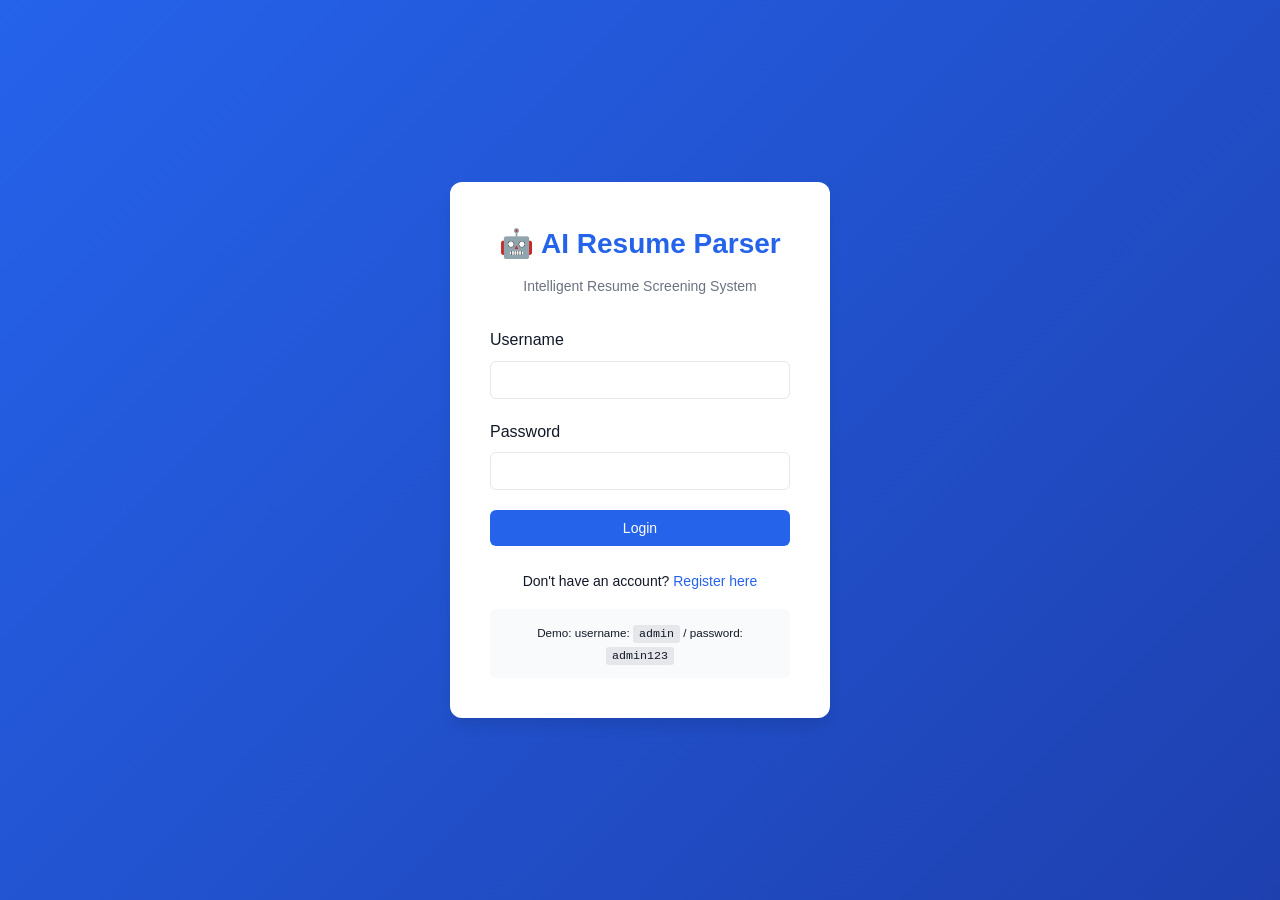
<file: frontend/index.html>
<!DOCTYPE html>
<html lang="en">
<head>
    <meta charset="UTF-8">
    <meta name="viewport" content="width=device-width, initial-scale=1.0">
    <title>AI Resume Parser - Login</title>
    <link rel="stylesheet" href="css/style.css">
</head>
<body class="login-page">
    <div class="login-container">
        <div class="login-card">
            <div class="login-header">
                <h1>🤖 AI Resume Parser</h1>
                <p>Intelligent Resume Screening System</p>
            </div>
            
            <form id="loginForm" class="login-form">
                <div class="form-group">
                    <label for="username">Username</label>
                    <input type="text" id="username" name="username" required autocomplete="username">
                </div>
                
                <div class="form-group">
                    <label for="password">Password</label>
                    <input type="password" id="password" name="password" required autocomplete="current-password">
                </div>
                
                <button type="submit" class="btn btn-primary btn-block">Login</button>
                
                <div id="errorMessage" class="error-message" style="display: none;"></div>
            </form>
            
            <div class="login-footer">
                <p>Don't have an account? <a href="register.html">Register here</a></p>
                <p class="demo-credentials">
                    <small>Demo: username: <code>admin</code> / password: <code>admin123</code></small>
                </p>
            </div>
        </div>
    </div>
    
    <script src="js/api.js"></script>
    <script src="js/auth.js"></script>
</body>
</html>
</file>
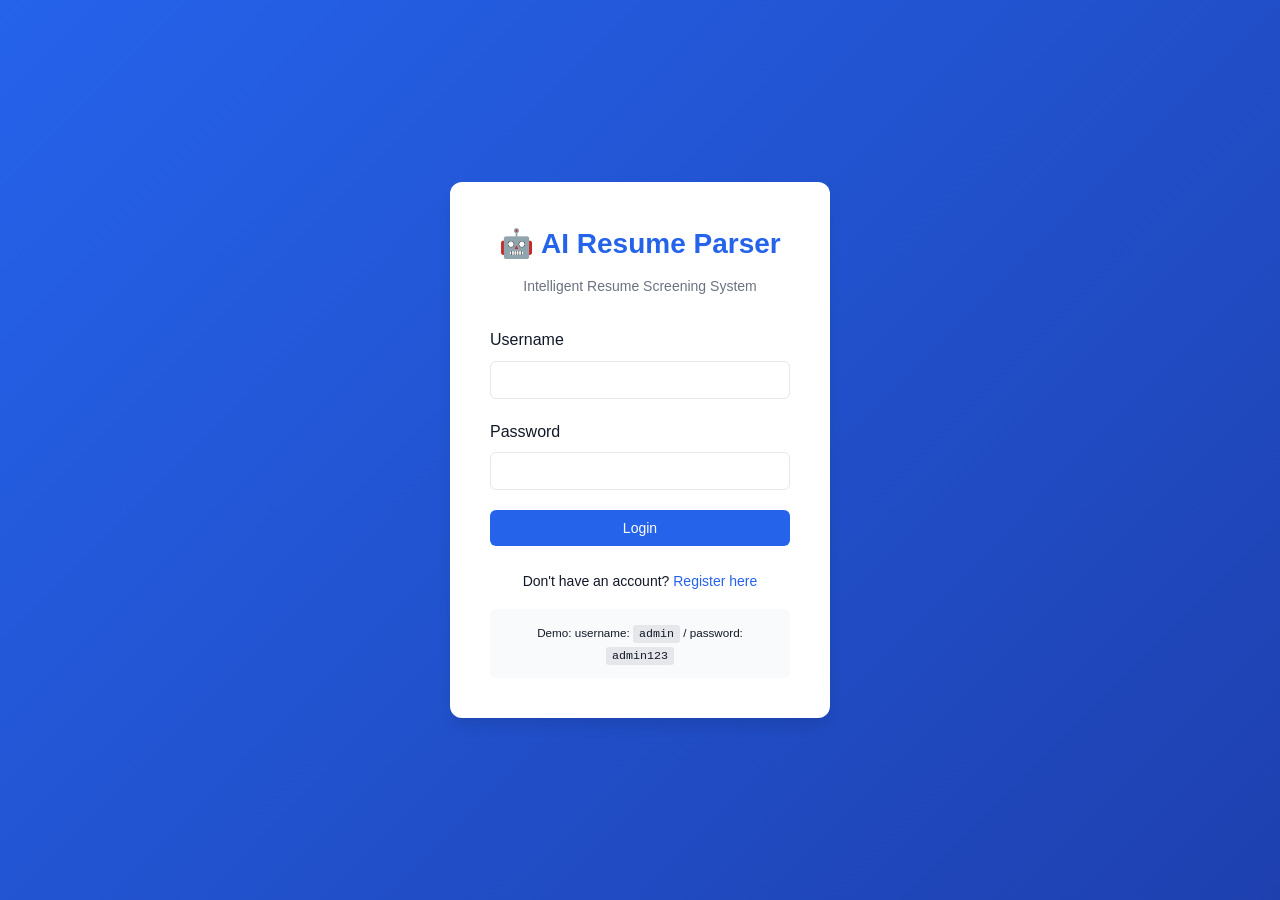
<file: frontend/candidate-detail.html>
<!DOCTYPE html>
<html lang="en">

<head>
    <meta charset="UTF-8">
    <meta name="viewport" content="width=device-width, initial-scale=1.0">
    <title>Candidate Details - AI Resume Parser</title>
    <link rel="stylesheet" href="css/style.css">
</head>

<body>
    <div class="app-container">
        <!-- Sidebar -->
        <aside class="sidebar">
            <div class="sidebar-header">
                <h2>🤖 Resume Parser</h2>
            </div>
            <nav class="sidebar-nav">
                <a href="dashboard.html" class="nav-item">
                    <span class="icon">📊</span> Dashboard
                </a>
                <a href="upload.html" class="nav-item">
                    <span class="icon">📤</span> Upload Resume
                </a>
                <a href="resumes.html" class="nav-item">
                    <span class="icon">📄</span> All Resumes
                </a>
                <a href="candidates.html" class="nav-item active">
                    <span class="icon">👥</span> Candidates
                </a>
                <a href="analytics.html" class="nav-item">
                    <span class="icon">📈</span> Analytics
                </a>
            </nav>
            <div class="sidebar-footer">
                <button id="logoutBtn" class="btn btn-secondary btn-block">Logout</button>
            </div>
        </aside>

        <!-- Main Content -->
        <main class="main-content">
            <header class="page-header">
                <h1>Candidate Details</h1>
                <div class="user-info">
                    <a href="candidates.html" class="btn btn-secondary btn-sm">← Back to Candidates</a>
                </div>
            </header>

            <!-- Loading State -->
            <div id="loadingState" class="loading">
                <p>Loading candidate details...</p>
            </div>

            <!-- Error State -->
            <div id="errorState" class="error-message" style="display: none;"></div>

            <!-- Candidate Details -->
            <div id="candidateDetails" style="display: none;">
                <!-- Personal Information -->
                <div class="card">
                    <div class="card-header">
                        <h2>Personal Information</h2>
                        <div>
                            <button id="editBtn" class="btn btn-primary btn-sm">Edit</button>
                            <button id="deleteBtn" class="btn btn-danger btn-sm">Delete</button>
                        </div>
                    </div>
                    <div class="card-body">
                        <div class="detail-grid">
                            <div class="detail-item">
                                <label>Full Name</label>
                                <p id="candidateName">-</p>
                            </div>
                            <div class="detail-item">
                                <label>Email</label>
                                <p id="candidateEmail">-</p>
                            </div>
                            <div class="detail-item">
                                <label>Phone</label>
                                <p id="candidatePhone">-</p>
                            </div>
                            <div class="detail-item">
                                <label>Location</label>
                                <p id="candidateLocation">-</p>
                            </div>
                        </div>
                    </div>
                </div>

                <!-- Professional Summary -->
                <div class="card">
                    <div class="card-header">
                        <h2>Professional Summary</h2>
                    </div>
                    <div class="card-body">
                        <p id="candidateSummary">-</p>
                    </div>
                </div>

                <!-- Skills -->
                <div class="card">
                    <div class="card-header">
                        <h2>Skills</h2>
                    </div>
                    <div class="card-body">
                        <div id="candidateSkills" class="skills-container">
                            <p>No skills found</p>
                        </div>
                    </div>
                </div>

                <!-- Experience -->
                <div class="card">
                    <div class="card-header">
                        <h2>Work Experience</h2>
                    </div>
                    <div class="card-body">
                        <div id="candidateExperience">
                            <p>No experience found</p>
                        </div>
                    </div>
                </div>

                <!-- Education -->
                <div class="card">
                    <div class="card-header">
                        <h2>Education</h2>
                    </div>
                    <div class="card-body">
                        <div id="candidateEducation">
                            <p>No education found</p>
                        </div>
                    </div>
                </div>

                <!-- Certifications -->
                <div class="card">
                    <div class="card-header">
                        <h2>Certifications</h2>
                    </div>
                    <div class="card-body">
                        <div id="candidateCertifications">
                            <p>No certifications found</p>
                        </div>
                    </div>
                </div>

                <!-- Resume Score -->
                <div class="card">
                    <div class="card-header">
                        <h2>Resume Score</h2>
                    </div>
                    <div class="card-body">
                        <div class="score-display">
                            <div class="score-circle">
                                <span id="resumeScore">0</span>
                            </div>
                            <p>Overall Score</p>
                        </div>
                    </div>
                </div>
            </div>
        </main>
    </div>

    <script src="js/api.js"></script>
    <script src="js/candidate-detail.js"></script>
</body>

</html>
</file>
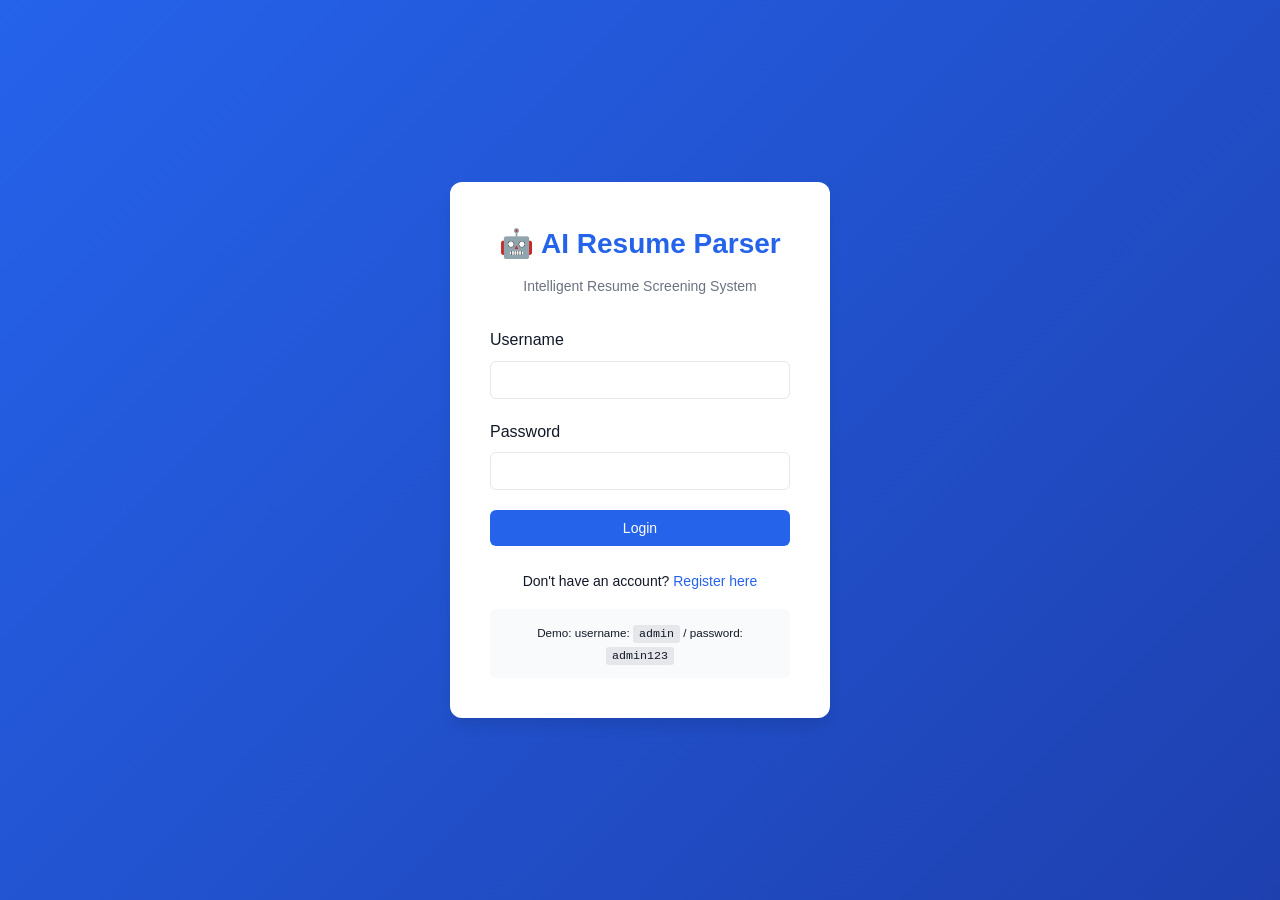
<file: frontend/dashboard.html>
<!DOCTYPE html>
<html lang="en">

<head>
    <meta charset="UTF-8">
    <meta name="viewport" content="width=device-width, initial-scale=1.0">
    <title>Dashboard - AI Resume Parser</title>
    <link rel="stylesheet" href="css/style.css">
</head>

<body>
    <div class="app-container">
        <!-- Sidebar -->
        <aside class="sidebar">
            <div class="sidebar-header">
                <h2>🤖 Resume Parser</h2>
            </div>
            <nav class="sidebar-nav">
                <a href="dashboard.html" class="nav-item active">
                    <span class="icon">📊</span> Dashboard
                </a>
                <a href="upload.html" class="nav-item">
                    <span class="icon">📤</span> Upload Resume
                </a>
                <a href="resumes.html" class="nav-item">
                    <span class="icon">📄</span> All Resumes
                </a>
                <a href="candidates.html" class="nav-item">
                    <span class="icon">👥</span> Candidates
                </a>
                <a href="analytics.html" class="nav-item">
                    <span class="icon">📈</span> Analytics
                </a>
            </nav>
            <div class="sidebar-footer">
                <button id="logoutBtn" class="btn btn-secondary btn-block">Logout</button>
            </div>
        </aside>

        <!-- Main Content -->
        <main class="main-content">
            <header class="page-header">
                <h1>Dashboard</h1>
                <div class="user-info">
                    <span id="userDisplay">Loading...</span>
                </div>
            </header>

            <!-- Metrics Cards -->
            <div class="metrics-grid">
                <div class="metric-card">
                    <div class="metric-icon">📄</div>
                    <div class="metric-content">
                        <h3 id="totalResumes">0</h3>
                        <p>Total Resumes</p>
                    </div>
                </div>

                <div class="metric-card">
                    <div class="metric-icon">👥</div>
                    <div class="metric-content">
                        <h3 id="totalCandidates">0</h3>
                        <p>Candidates</p>
                    </div>
                </div>

                <div class="metric-card">
                    <div class="metric-icon">✅</div>
                    <div class="metric-content">
                        <h3 id="parsedResumes">0</h3>
                        <p>Parsed</p>
                    </div>
                </div>

                <div class="metric-card">
                    <div class="metric-icon">⏳</div>
                    <div class="metric-content">
                        <h3 id="pendingResumes">0</h3>
                        <p>Pending</p>
                    </div>
                </div>
            </div>

            <!-- Charts Section -->
            <div class="dashboard-grid">
                <div class="card">
                    <div class="card-header">
                        <h2>Success Rate</h2>
                    </div>
                    <div class="card-body">
                        <div class="success-rate">
                            <div class="progress-circle">
                                <span id="successRate">0%</span>
                            </div>
                            <p>Parsing Success Rate</p>
                        </div>
                    </div>
                </div>

                <div class="card">
                    <div class="card-header">
                        <h2>Average Experience</h2>
                    </div>
                    <div class="card-body">
                        <div class="avg-experience">
                            <h1 id="avgExperience">0</h1>
                            <p>Years</p>
                        </div>
                    </div>
                </div>
            </div>

            <!-- Recent Activity -->
            <div class="card">
                <div class="card-header">
                    <h2>Recent Resumes</h2>
                    <a href="resumes.html" class="btn btn-sm">View All</a>
                </div>
                <div class="card-body">
                    <div id="recentResumes" class="table-container">
                        <p class="loading">Loading...</p>
                    </div>
                </div>
            </div>
        </main>
    </div>

    <script src="js/api.js"></script>
    <script src="js/dashboard.js"></script>
</body>

</html>
</file>
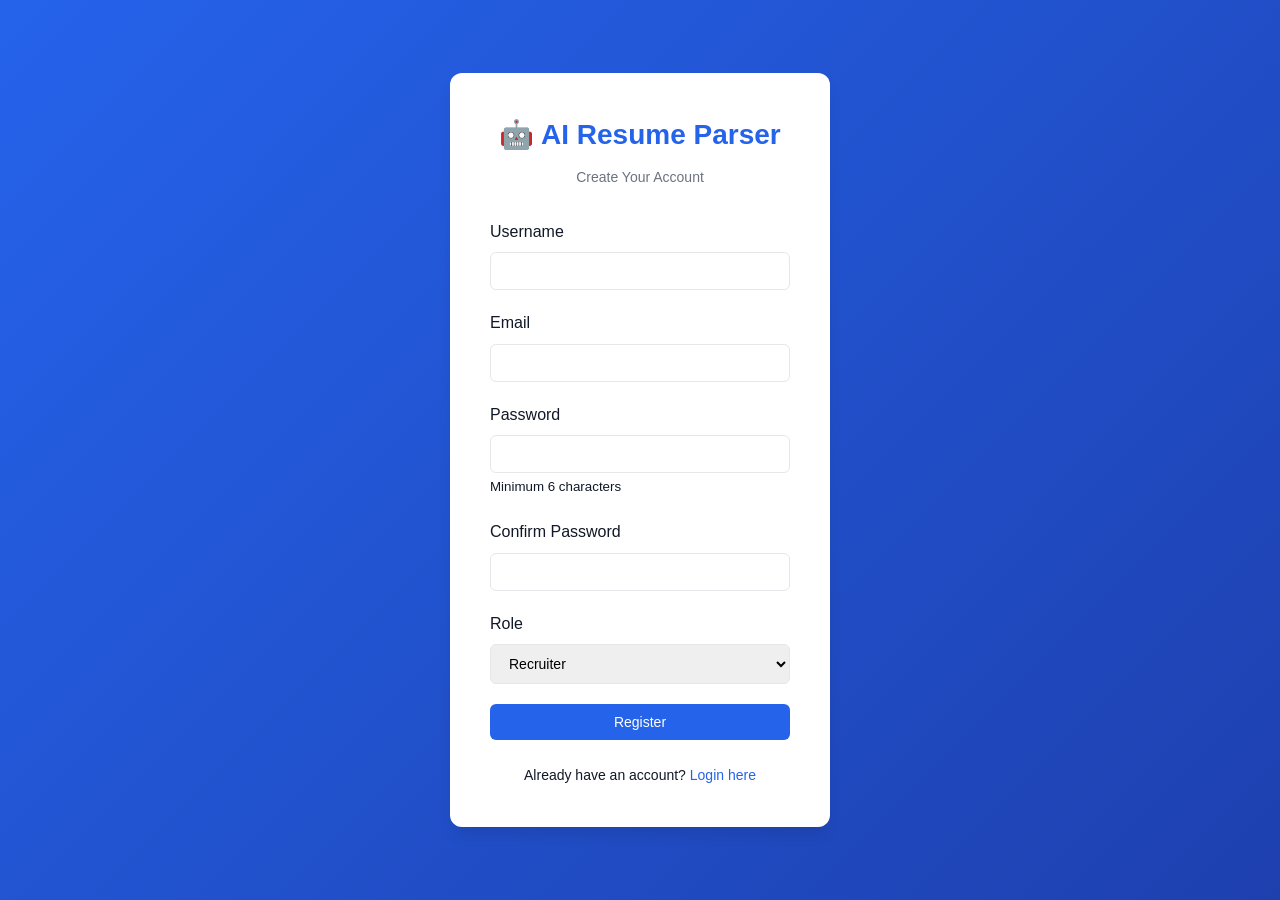
<file: frontend/register.html>
<!DOCTYPE html>
<html lang="en">

<head>
    <meta charset="UTF-8">
    <meta name="viewport" content="width=device-width, initial-scale=1.0">
    <title>AI Resume Parser - Register</title>
    <link rel="stylesheet" href="css/style.css">
</head>

<body class="login-page">
    <div class="login-container">
        <div class="login-card">
            <div class="login-header">
                <h1>🤖 AI Resume Parser</h1>
                <p>Create Your Account</p>
            </div>

            <form id="registerForm" class="login-form">
                <div class="form-group">
                    <label for="username">Username</label>
                    <input type="text" id="username" name="username" required autocomplete="username">
                </div>

                <div class="form-group">
                    <label for="email">Email</label>
                    <input type="email" id="email" name="email" required autocomplete="email">
                </div>

                <div class="form-group">
                    <label for="password">Password</label>
                    <input type="password" id="password" name="password" required autocomplete="new-password"
                        minlength="6">
                    <small>Minimum 6 characters</small>
                </div>

                <div class="form-group">
                    <label for="confirmPassword">Confirm Password</label>
                    <input type="password" id="confirmPassword" name="confirmPassword" required
                        autocomplete="new-password">
                </div>

                <div class="form-group">
                    <label for="role">Role</label>
                    <select id="role" name="role" required>
                        <option value="recruiter">Recruiter</option>
                        <option value="admin">Admin</option>
                    </select>
                </div>

                <button type="submit" class="btn btn-primary btn-block">Register</button>

                <div id="errorMessage" class="error-message" style="display: none;"></div>
                <div id="successMessage" class="success-message" style="display: none;"></div>
            </form>

            <div class="login-footer">
                <p>Already have an account? <a href="index.html">Login here</a></p>
            </div>
        </div>
    </div>

    <script src="js/api.js"></script>
    <script src="js/register.js"></script>
</body>

</html>
</file>
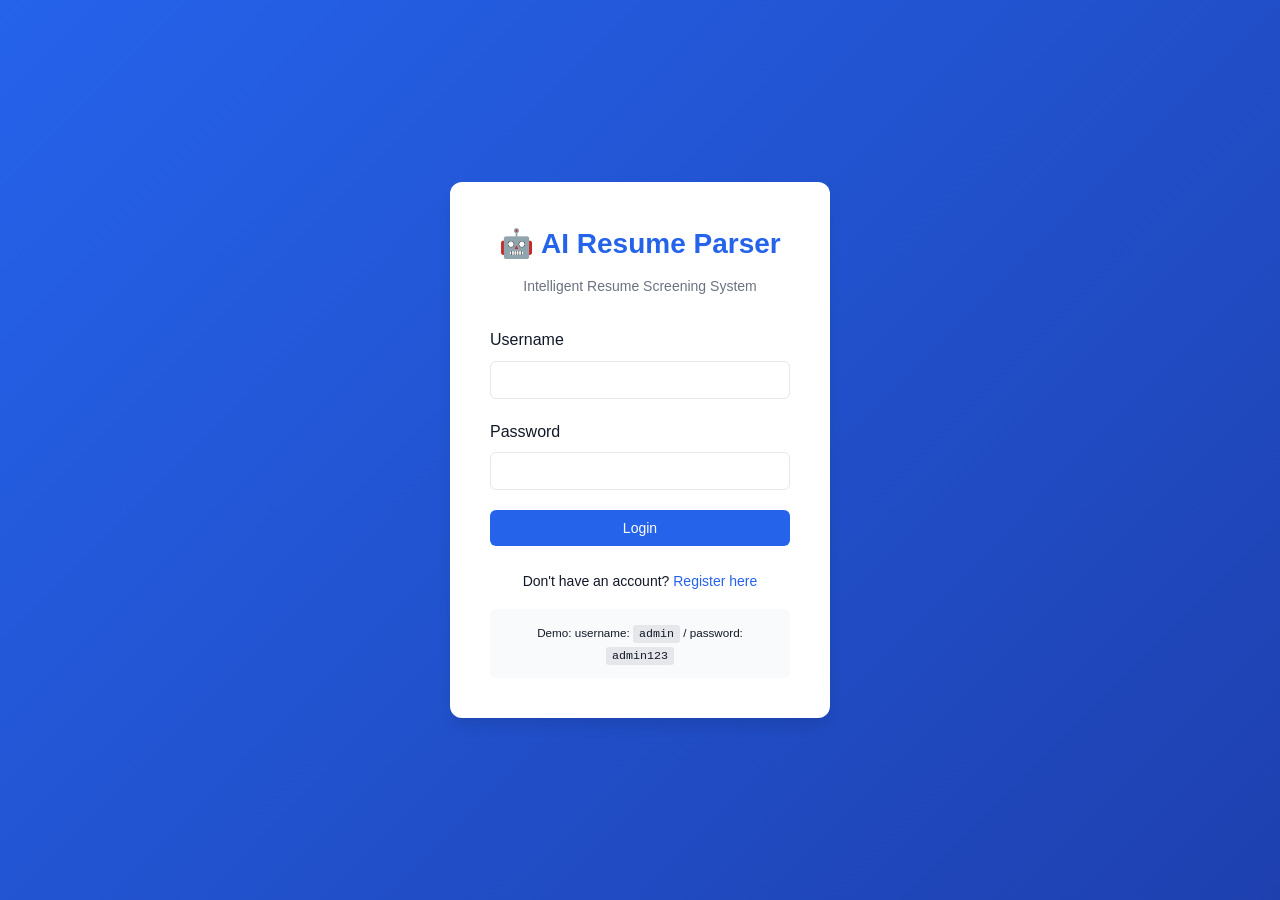
<file: frontend/upload.html>
<!DOCTYPE html>
<html lang="en">

<head>
    <meta charset="UTF-8">
    <meta name="viewport" content="width=device-width, initial-scale=1.0">
    <title>Upload Resume - AI Resume Parser</title>
    <link rel="stylesheet" href="css/style.css">
</head>

<body>
    <div class="app-container">
        <!-- Sidebar -->
        <aside class="sidebar">
            <div class="sidebar-header">
                <h2>🤖 Resume Parser</h2>
            </div>
            <nav class="sidebar-nav">
                <a href="dashboard.html" class="nav-item">
                    <span class="icon">📊</span> Dashboard
                </a>
                <a href="upload.html" class="nav-item active">
                    <span class="icon">📤</span> Upload Resume
                </a>
                <a href="resumes.html" class="nav-item">
                    <span class="icon">📄</span> All Resumes
                </a>
                <a href="candidates.html" class="nav-item">
                    <span class="icon">👥</span> Candidates
                </a>
                <a href="analytics.html" class="nav-item">
                    <span class="icon">📈</span> Analytics
                </a>
            </nav>
            <div class="sidebar-footer">
                <button id="logoutBtn" class="btn btn-secondary btn-block">Logout</button>
            </div>
        </aside>

        <!-- Main Content -->
        <main class="main-content">
            <header class="page-header">
                <h1>Upload Resume</h1>
            </header>

            <div class="upload-section">
                <div class="card">
                    <div class="card-body">
                        <div id="dropZone" class="drop-zone">
                            <div class="drop-zone-icon">📁</div>
                            <h3>Drag & Drop Resume Here</h3>
                            <p>or click to browse</p>
                            <p class="file-info">Supported formats: PDF, DOCX (Max 5MB)</p>
                            <input type="file" id="fileInput" accept=".pdf,.docx,.doc" style="display: none;">
                        </div>

                        <div id="filePreview" class="file-preview" style="display: none;">
                            <div class="file-item">
                                <span class="file-icon">📄</span>
                                <div class="file-details">
                                    <p class="file-name" id="fileName"></p>
                                    <p class="file-size" id="fileSize"></p>
                                </div>
                                <button id="removeFile" class="btn-icon">✕</button>
                            </div>
                        </div>

                        <div id="uploadProgress" class="upload-progress" style="display: none;">
                            <div class="progress-bar">
                                <div id="progressFill" class="progress-fill"></div>
                            </div>
                            <p id="progressText">Uploading...</p>
                        </div>

                        <div id="uploadMessage" class="message" style="display: none;"></div>

                        <div class="upload-actions">
                            <button id="uploadBtn" class="btn btn-primary" disabled>Upload & Parse</button>
                        </div>
                    </div>
                </div>

                <!-- Parsing Result -->
                <div id="parseResult" class="card" style="display: none;">
                    <div class="card-header">
                        <h2>Parsing Result</h2>
                    </div>
                    <div class="card-body">
                        <div id="resultContent"></div>
                        <div class="result-actions">
                            <a id="viewCandidateBtn" href="#" class="btn btn-primary">View Candidate Details</a>
                            <button id="uploadAnotherBtn" class="btn btn-secondary">Upload Another</button>
                        </div>
                    </div>
                </div>
            </div>
        </main>
    </div>

    <script src="js/api.js"></script>
    <script src="js/upload.js"></script>
</body>

</html>
</file>
<file: frontend/css/style.css>
/* AI Resume Parser - Main Stylesheet */

/* ========== CSS Variables ========== */
:root {
    --primary-color: #2563EB;
    --secondary-color: #10B981;
    --accent-color: #F59E0B;
    --danger-color: #EF4444;
    --bg-color: #F9FAFB;
    --card-bg: #FFFFFF;
    --text-primary: #111827;
    --text-secondary: #6B7280;
    --border-color: #E5E7EB;
    --sidebar-bg: #1F2937;
    --sidebar-text: #F3F4F6;
    --shadow: 0 1px 3px rgba(0, 0, 0, 0.1);
    --shadow-lg: 0 10px 15px -3px rgba(0, 0, 0, 0.1);
}

/* ========== Reset & Base ========== */
* {
    margin: 0;
    padding: 0;
    box-sizing: border-box;
}

body {
    font-family: 'Segoe UI', Tahoma, Geneva, Verdana, sans-serif;
    background-color: var(--bg-color);
    color: var(--text-primary);
    line-height: 1.6;
}

/* ========== Login Page ========== */
.login-page {
    display: flex;
    align-items: center;
    justify-content: center;
    min-height: 100vh;
    background: linear-gradient(135deg, var(--primary-color) 0%, #1E40AF 100%);
}

.login-container {
    width: 100%;
    max-width: 420px;
    padding: 20px;
}

.login-card {
    background: var(--card-bg);
    border-radius: 12px;
    padding: 40px;
    box-shadow: var(--shadow-lg);
}

.login-header {
    text-align: center;
    margin-bottom: 30px;
}

.login-header h1 {
    font-size: 28px;
    color: var(--primary-color);
    margin-bottom: 8px;
}

.login-header p {
    color: var(--text-secondary);
    font-size: 14px;
}

.login-form .form-group {
    margin-bottom: 20px;
}

.login-footer {
    text-align: center;
    margin-top: 24px;
    font-size: 14px;
}

.login-footer a {
    color: var(--primary-color);
    text-decoration: none;
}

.demo-credentials {
    margin-top: 16px;
    padding: 12px;
    background: var(--bg-color);
    border-radius: 6px;
}

.demo-credentials code {
    background: #E5E7EB;
    padding: 2px 6px;
    border-radius: 3px;
    font-family: 'Courier New', monospace;
}

/* ========== App Layout ========== */
.app-container {
    display: flex;
    min-height: 100vh;
}

/* ========== Sidebar ========== */
.sidebar {
    width: 260px;
    background: var(--sidebar-bg);
    color: var(--sidebar-text);
    display: flex;
    flex-direction: column;
    position: fixed;
    height: 100vh;
    overflow-y: auto;
}

.sidebar-header {
    padding: 24px 20px;
    border-bottom: 1px solid rgba(255, 255, 255, 0.1);
}

.sidebar-header h2 {
    font-size: 20px;
    font-weight: 600;
}

.sidebar-nav {
    flex: 1;
    padding: 20px 0;
}

.nav-item {
    display: flex;
    align-items: center;
    padding: 12px 20px;
    color: var(--sidebar-text);
    text-decoration: none;
    transition: background 0.2s;
}

.nav-item:hover {
    background: rgba(255, 255, 255, 0.1);
}

.nav-item.active {
    background: rgba(37, 99, 235, 0.2);
    border-left: 3px solid var(--primary-color);
}

.nav-item .icon {
    margin-right: 12px;
    font-size: 18px;
}

.sidebar-footer {
    padding: 20px;
    border-top: 1px solid rgba(255, 255, 255, 0.1);
}

/* ========== Main Content ========== */
.main-content {
    flex: 1;
    margin-left: 260px;
    padding: 30px;
    max-width: 1400px;
}

.page-header {
    display: flex;
    justify-content: space-between;
    align-items: center;
    margin-bottom: 30px;
}

.page-header h1 {
    font-size: 32px;
    font-weight: 600;
}

.user-info {
    color: var(--text-secondary);
}

/* ========== Cards ========== */
.card {
    background: var(--card-bg);
    border-radius: 8px;
    box-shadow: var(--shadow);
    margin-bottom: 24px;
}

.card-header {
    padding: 20px 24px;
    border-bottom: 1px solid var(--border-color);
    display: flex;
    justify-content: space-between;
    align-items: center;
}

.card-header h2 {
    font-size: 18px;
    font-weight: 600;
}

.card-body {
    padding: 24px;
}

/* ========== Metrics Grid ========== */
.metrics-grid {
    display: grid;
    grid-template-columns: repeat(auto-fit, minmax(240px, 1fr));
    gap: 20px;
    margin-bottom: 30px;
}

.metric-card {
    background: var(--card-bg);
    border-radius: 8px;
    padding: 24px;
    box-shadow: var(--shadow);
    display: flex;
    align-items: center;
    gap: 16px;
}

.metric-icon {
    font-size: 40px;
    width: 60px;
    height: 60px;
    display: flex;
    align-items: center;
    justify-content: center;
    background: var(--bg-color);
    border-radius: 8px;
}

.metric-content h3 {
    font-size: 28px;
    font-weight: 700;
    color: var(--primary-color);
    margin-bottom: 4px;
}

.metric-content p {
    color: var(--text-secondary);
    font-size: 14px;
}

/* ========== Dashboard Grid ========== */
.dashboard-grid {
    display: grid;
    grid-template-columns: repeat(auto-fit, minmax(300px, 1fr));
    gap: 24px;
    margin-bottom: 30px;
}

.success-rate {
    text-align: center;
    padding: 20px;
}

.progress-circle {
    width: 120px;
    height: 120px;
    border-radius: 50%;
    background: conic-gradient(var(--secondary-color) 0%, var(--bg-color) 0%);
    display: flex;
    align-items: center;
    justify-content: center;
    margin: 0 auto 16px;
    position: relative;
}

.progress-circle::before {
    content: '';
    position: absolute;
    width: 90px;
    height: 90px;
    background: var(--card-bg);
    border-radius: 50%;
}

.progress-circle span {
    position: relative;
    z-index: 1;
    font-size: 24px;
    font-weight: 700;
    color: var(--primary-color);
}

.avg-experience {
    text-align: center;
    padding: 20px;
}

.avg-experience h1 {
    font-size: 64px;
    font-weight: 700;
    color: var(--primary-color);
    margin-bottom: 8px;
}

/* ========== Forms ========== */
.form-group {
    margin-bottom: 20px;
}

.form-group label {
    display: block;
    margin-bottom: 8px;
    font-weight: 500;
    color: var(--text-primary);
}

.form-group input,
.form-group select,
.form-group textarea {
    width: 100%;
    padding: 10px 14px;
    border: 1px solid var(--border-color);
    border-radius: 6px;
    font-size: 14px;
    transition: border-color 0.2s;
}

.form-group input:focus,
.form-group select:focus,
.form-group textarea:focus {
    outline: none;
    border-color: var(--primary-color);
}

/* ========== Buttons ========== */
.btn {
    padding: 10px 20px;
    border: none;
    border-radius: 6px;
    font-size: 14px;
    font-weight: 500;
    cursor: pointer;
    transition: all 0.2s;
    text-decoration: none;
    display: inline-block;
}

.btn-primary {
    background: var(--primary-color);
    color: white;
}

.btn-primary:hover {
    background: #1E40AF;
}

.btn-secondary {
    background: var(--text-secondary);
    color: white;
}

.btn-secondary:hover {
    background: #4B5563;
}

.btn-success {
    background: var(--secondary-color);
    color: white;
}

.btn-danger {
    background: var(--danger-color);
    color: white;
}

.btn-block {
    width: 100%;
}

.btn-sm {
    padding: 6px 12px;
    font-size: 13px;
}

.btn:disabled {
    opacity: 0.5;
    cursor: not-allowed;
}

/* ========== Upload Zone ========== */
.drop-zone {
    border: 2px dashed var(--border-color);
    border-radius: 8px;
    padding: 60px 20px;
    text-align: center;
    cursor: pointer;
    transition: all 0.3s;
}

.drop-zone:hover {
    border-color: var(--primary-color);
    background: var(--bg-color);
}

.drop-zone.drag-over {
    border-color: var(--primary-color);
    background: rgba(37, 99, 235, 0.05);
}

.drop-zone-icon {
    font-size: 64px;
    margin-bottom: 16px;
}

.drop-zone h3 {
    font-size: 20px;
    margin-bottom: 8px;
}

.drop-zone p {
    color: var(--text-secondary);
    margin-bottom: 4px;
}

.file-info {
    font-size: 12px !important;
}

.file-preview {
    margin: 20px 0;
}

.file-item {
    display: flex;
    align-items: center;
    gap: 12px;
    padding: 16px;
    background: var(--bg-color);
    border-radius: 6px;
}

.file-icon {
    font-size: 32px;
}

.file-details {
    flex: 1;
}

.file-name {
    font-weight: 500;
    margin-bottom: 4px;
}

.file-size {
    font-size: 12px;
    color: var(--text-secondary);
}

.btn-icon {
    background: none;
    border: none;
    font-size: 20px;
    cursor: pointer;
    color: var(--text-secondary);
}

.upload-progress {
    margin: 20px 0;
}

.progress-bar {
    width: 100%;
    height: 8px;
    background: var(--bg-color);
    border-radius: 4px;
    overflow: hidden;
    margin-bottom: 8px;
}

.progress-fill {
    height: 100%;
    background: var(--primary-color);
    transition: width 0.3s;
}

.upload-actions {
    margin-top: 24px;
    text-align: center;
}

/* ========== Tables ========== */
.table-container {
    overflow-x: auto;
}

table {
    width: 100%;
    border-collapse: collapse;
}

thead {
    background: var(--bg-color);
}

th {
    padding: 12px;
    text-align: left;
    font-weight: 600;
    font-size: 13px;
    color: var(--text-secondary);
    text-transform: uppercase;
}

td {
    padding: 12px;
    border-top: 1px solid var(--border-color);
}

tr:hover {
    background: var(--bg-color);
}

/* ========== Messages ========== */
.message {
    padding: 12px 16px;
    border-radius: 6px;
    margin: 16px 0;
}

.message.success {
    background: #D1FAE5;
    color: #065F46;
}

.message.error {
    background: #FEE2E2;
    color: #991B1B;
}

.error-message {
    color: var(--danger-color);
    font-size: 14px;
    margin-top: 12px;
}

.loading {
    text-align: center;
    color: var(--text-secondary);
    padding: 40px;
}

/* ========== Badges ========== */
.badge {
    display: inline-block;
    padding: 4px 12px;
    border-radius: 12px;
    font-size: 12px;
    font-weight: 500;
}

.badge-success {
    background: #D1FAE5;
    color: #065F46;
}

.badge-warning {
    background: #FEF3C7;
    color: #92400E;
}

.badge-danger {
    background: #FEE2E2;
    color: #991B1B;
}

.badge-info {
    background: #DBEAFE;
    color: #1E40AF;
}

/* ========== Candidate Detail Page ========== */
.detail-grid {
    display: grid;
    grid-template-columns: repeat(auto-fit, minmax(250px, 1fr));
    gap: 24px;
}

.detail-item label {
    display: block;
    font-size: 12px;
    font-weight: 600;
    color: var(--text-secondary);
    text-transform: uppercase;
    margin-bottom: 8px;
}

.detail-item p {
    font-size: 16px;
    color: var(--text-primary);
}

.skills-container {
    display: flex;
    flex-wrap: wrap;
    gap: 8px;
}

.experience-item,
.education-item,
.certification-item {
    padding: 16px 0;
    border-bottom: 1px solid var(--border-color);
}

.experience-item:last-child,
.education-item:last-child,
.certification-item:last-child {
    border-bottom: none;
}

.experience-item h3,
.education-item h3,
.certification-item h4 {
    font-size: 18px;
    font-weight: 600;
    margin-bottom: 8px;
    color: var(--primary-color);
}

.company,
.institution,
.issuer {
    font-size: 14px;
    color: var(--text-secondary);
    margin-bottom: 4px;
}

.duration,
.year,
.gpa {
    font-size: 13px;
    color: var(--text-secondary);
    margin-bottom: 8px;
}

.description {
    font-size: 14px;
    color: var(--text-primary);
    margin-top: 8px;
    line-height: 1.6;
}

.score-display {
    text-align: center;
    padding: 20px;
}

.score-circle {
    width: 150px;
    height: 150px;
    border-radius: 50%;
    background: conic-gradient(var(--primary-color) 0%, var(--bg-color) 0%);
    display: flex;
    align-items: center;
    justify-content: center;
    margin: 0 auto 16px;
    position: relative;
}

.score-circle::before {
    content: '';
    position: absolute;
    width: 120px;
    height: 120px;
    background: var(--card-bg);
    border-radius: 50%;
}

.score-circle span {
    position: relative;
    z-index: 1;
    font-size: 36px;
    font-weight: 700;
    color: var(--primary-color);
}

/* ========== Responsive ========== */
@media (max-width: 768px) {
    .sidebar {
        width: 200px;
    }

    .main-content {
        margin-left: 200px;
        padding: 20px;
    }

    .metrics-grid {
        grid-template-columns: 1fr;
    }

    .page-header {
        flex-direction: column;
        align-items: flex-start;
        gap: 12px;
    }
}

@media (max-width: 576px) {
    .sidebar {
        width: 100%;
        position: relative;
        height: auto;
    }

    .main-content {
        margin-left: 0;
    }
}
</file>
